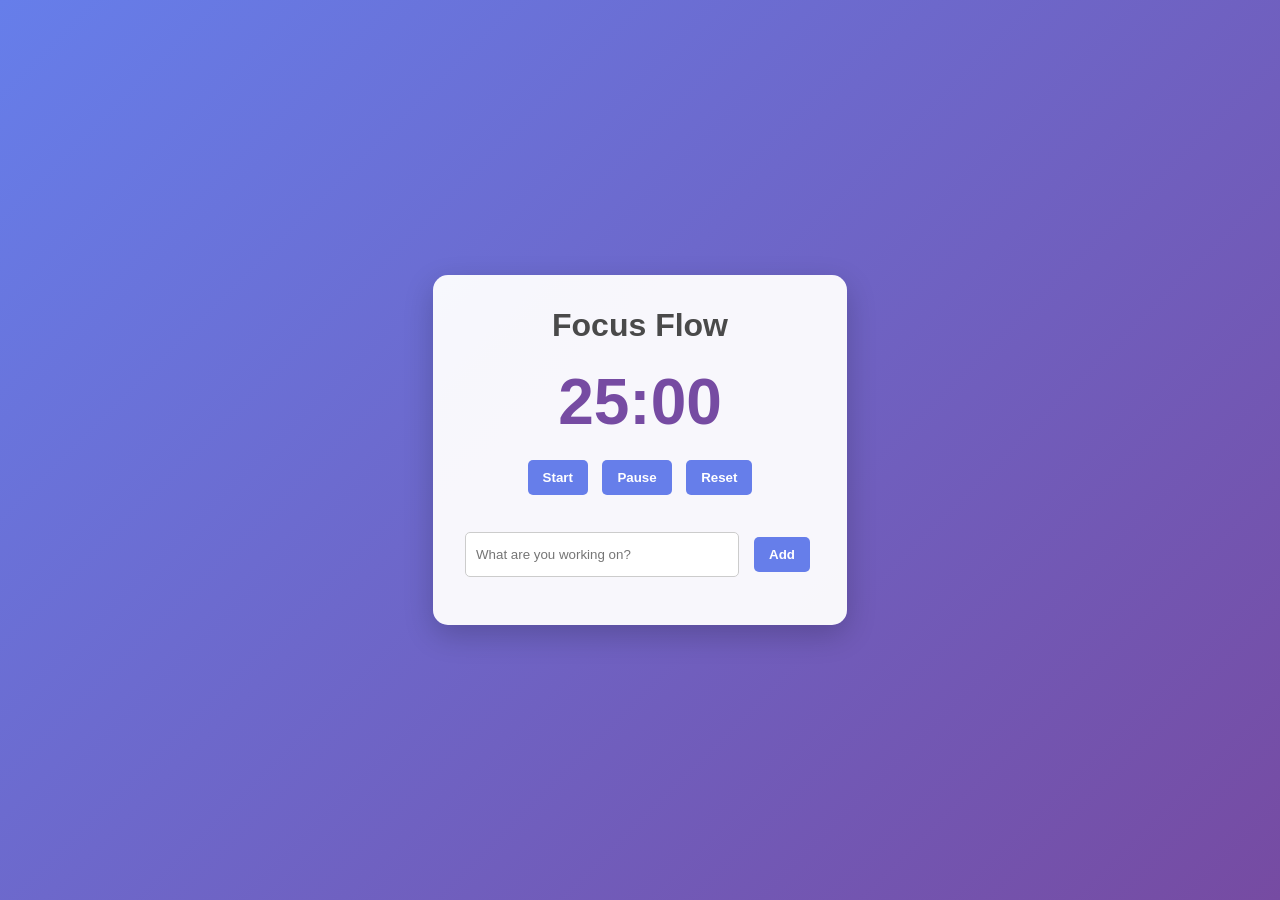
<file: index.html>
<!DOCTYPE html>
<html lang="en">
<head>
    <meta charset="UTF-8">
    <meta name="viewport" content="width=device-width, initial-scale=1.0">
    <title>Focus Flow - Pomodoro & Tasks</title>
    <link rel="stylesheet" href="style.css">
</head>
<body>
    <div class="container">
        <h1>Focus Flow</h1>
        
        <div class="timer-card">
            <h2 id="time-display">25:00</h2>
            <div class="controls">
                <button id="start-btn">Start</button>
                <button id="pause-btn">Pause</button>
                <button id="reset-btn">Reset</button>
            </div>
        </div>

        <div class="task-section">
            <div class="input-group">
                <input type="text" id="task-input" placeholder="What are you working on?">
                <button id="add-task-btn">Add</button>
            </div>
            <ul id="task-list"></ul>
        </div>
    </div>

    <script src="script.js"></script>
</body>
</html>
</file>
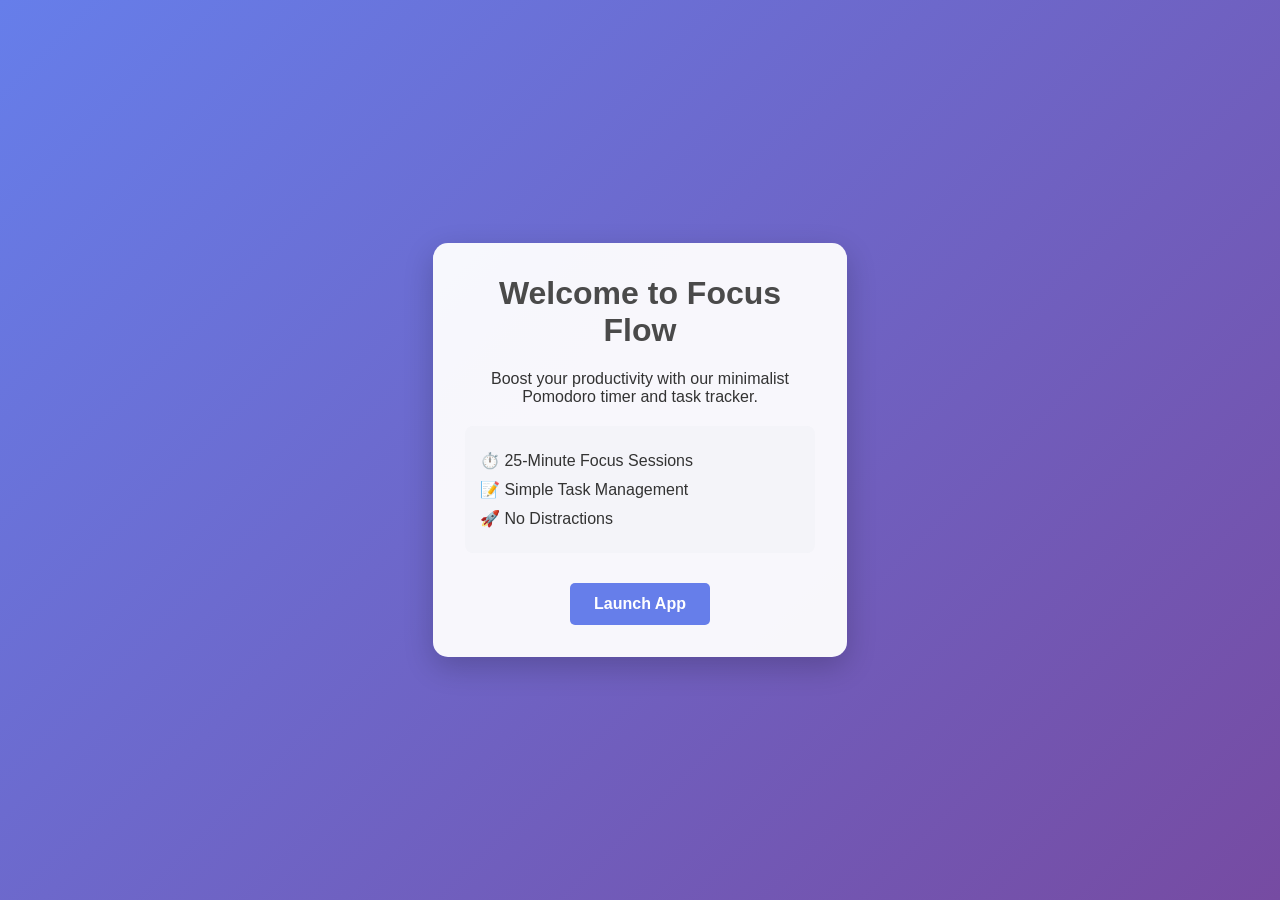
<file: home.html>
<!DOCTYPE html>
<html lang="en">
<head>
    <meta charset="UTF-8">
    <meta name="viewport" content="width=device-width, initial-scale=1.0">
    <title>Focus Flow - Welcome</title>
    <link rel="stylesheet" href="style.css">
</head>
<body>
    <div class="container">
        <h1>Welcome to Focus Flow</h1>
        <p>Boost your productivity with our minimalist Pomodoro timer and task tracker.</p>
        
        <div class="features">
            <p>⏱️ 25-Minute Focus Sessions</p>
            <p>📝 Simple Task Management</p>
            <p>🚀 No Distractions</p>
        </div>

        <!-- Links to your existing timer app -->
        <a href="index.html" class="launch-btn">Launch App</a>
    </div>
</body>
</html>
</file>
<file: style.css>
body {
    font-family: 'Segoe UI', Tahoma, Geneva, Verdana, sans-serif;
    background: linear-gradient(135deg, #667eea 0%, #764ba2 100%);
    color: #333;
    display: flex;
    justify-content: center;
    align-items: center;
    height: 100vh;
    margin: 0;
}

.container {
    background: rgba(255, 255, 255, 0.95);
    padding: 2rem;
    border-radius: 15px;
    box-shadow: 0 10px 30px rgba(0,0,0,0.2);
    width: 350px;
    text-align: center;
}

h1 {
    margin-top: 0;
    color: #4a4a4a;
}

.timer-card h2 {
    font-size: 4rem;
    margin: 1rem 0;
    color: #764ba2;
}

button {
    background-color: #667eea;
    color: white;
    border: none;
    padding: 10px 15px;
    margin: 5px;
    border-radius: 5px;
    cursor: pointer;
    font-weight: bold;
    transition: background 0.3s;
}

button:hover {
    background-color: #5a6fd6;
}

.task-section {
    margin-top: 2rem;
}

.input-group {
    display: flex;
    gap: 10px;
}

input {
    flex: 1;
    padding: 10px;
    border: 1px solid #ccc;
    border-radius: 5px;
}

ul {
    list-style-type: none;
    padding: 0;
    margin-top: 15px;
    text-align: left;
}

li {
    background: #f4f4f9;
    padding: 10px;
    margin-bottom: 8px;
    border-radius: 5px;
    display: flex;
    justify-content: space-between;
    align-items: center;
}

.delete-btn {
    background-color: #ff4757;
    padding: 5px 10px;
    font-size: 0.8rem;
}

.delete-btn:hover {
    background-color: #ff3344;
}
.features {
    text-align: left;
    margin: 20px 0;
    padding: 15px;
    background: #f4f4f9;
    border-radius: 8px;
}

.features p {
    margin: 10px 0;
    font-weight: 500;
}

.launch-btn {
    display: inline-block;
    background-color: #667eea;
    color: white;
    text-decoration: none;
    padding: 12px 24px;
    border-radius: 5px;
    font-weight: bold;
    margin-top: 10px;
    transition: background 0.3s;
}

.launch-btn:hover {
    background-color: #5a6fd6;
}
</file>
